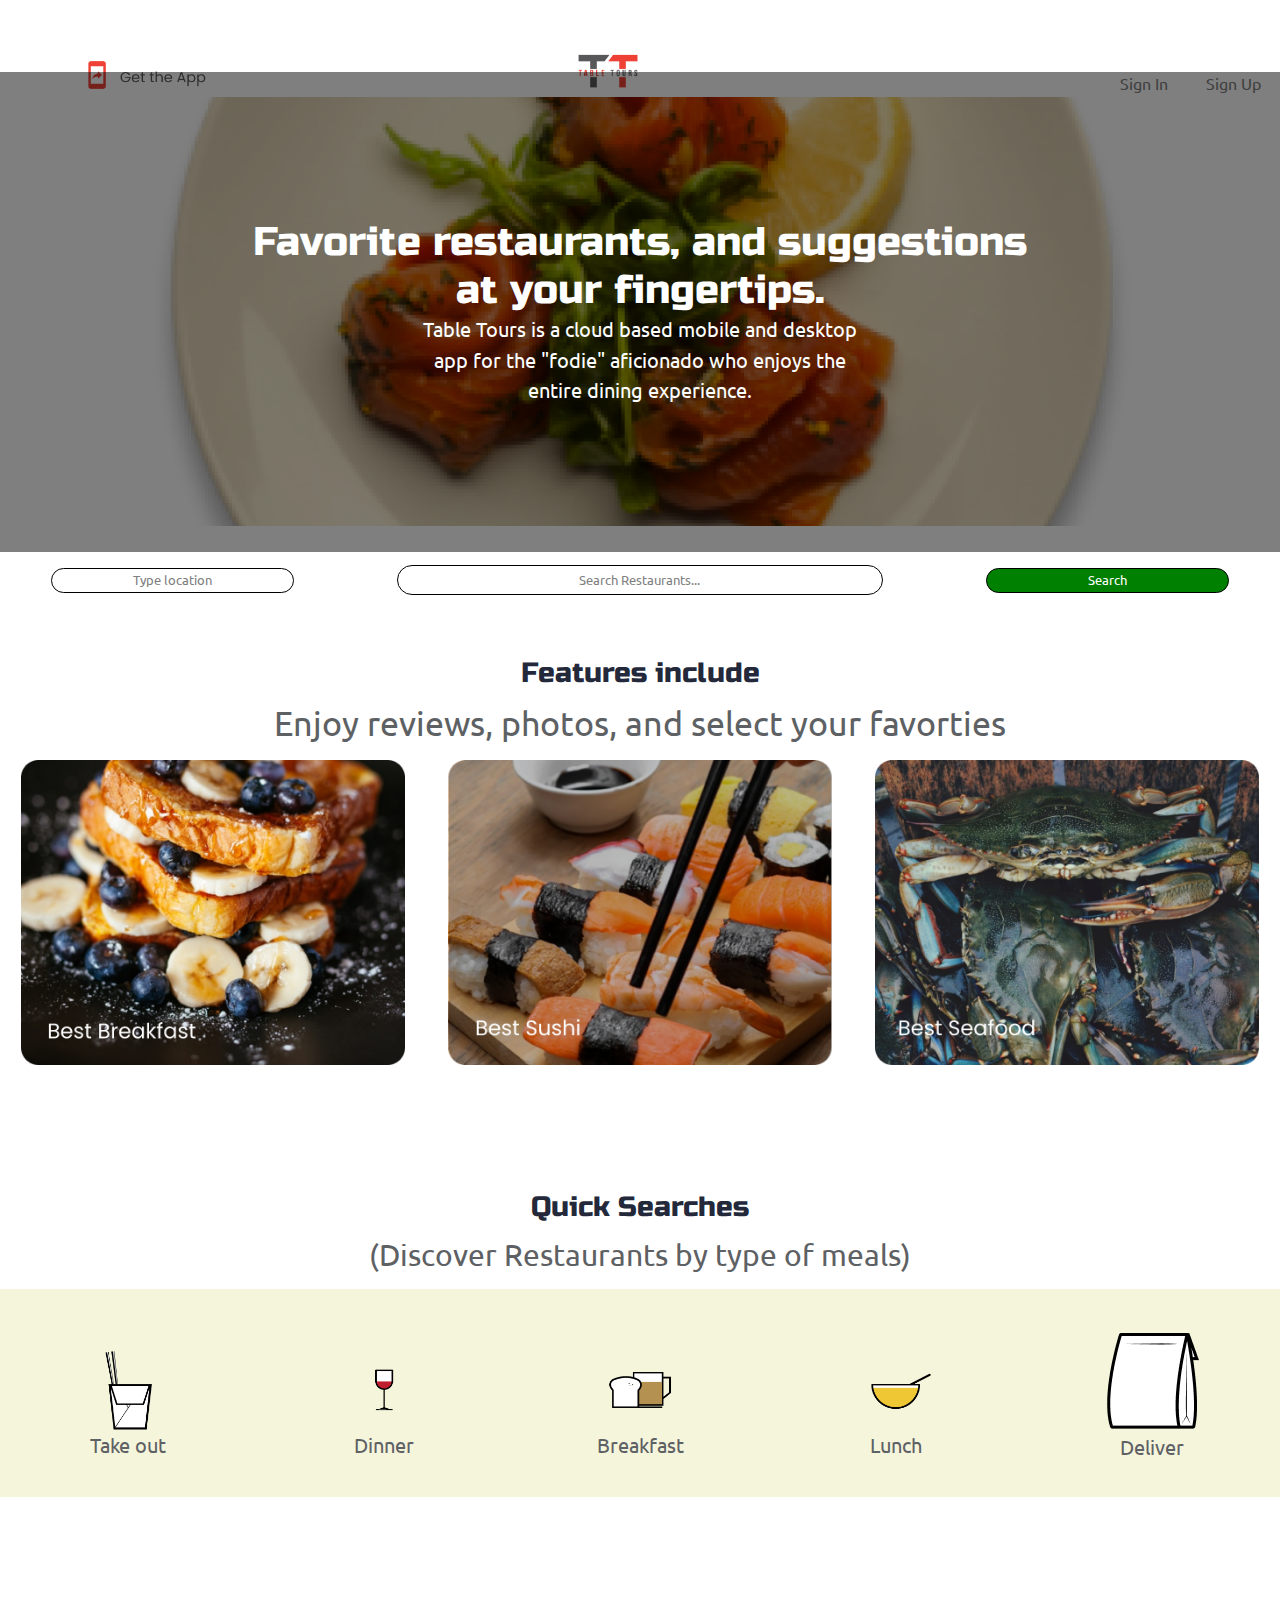
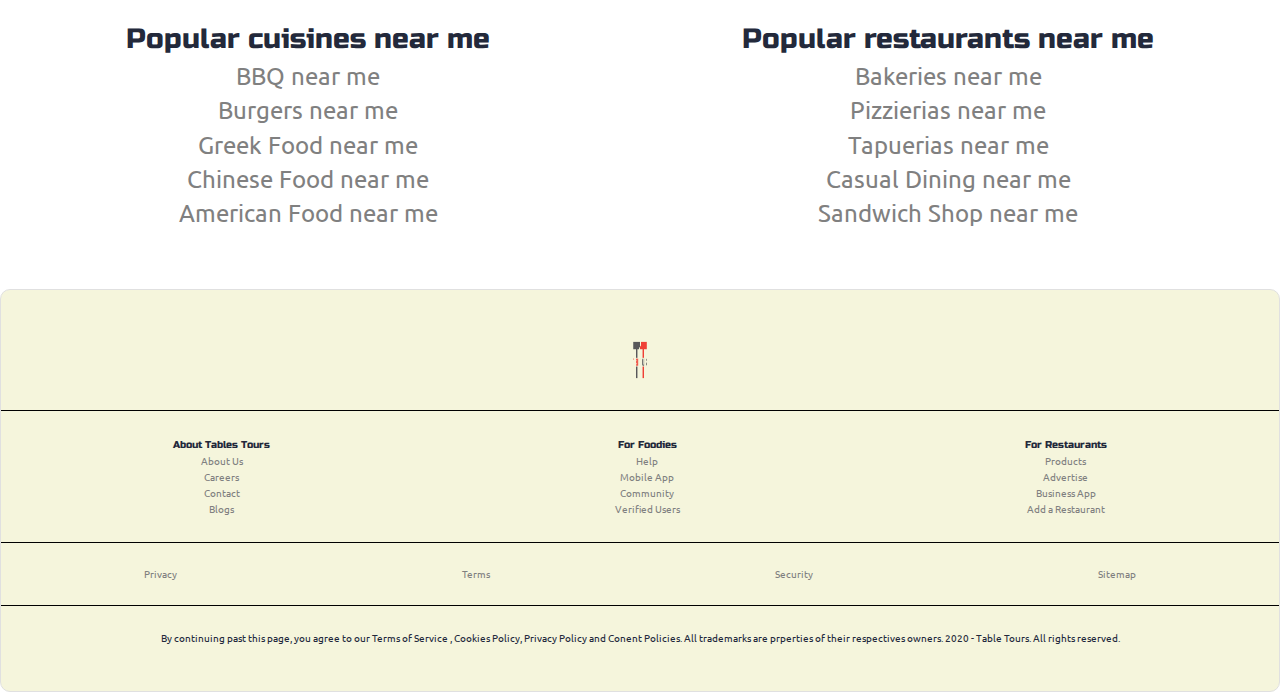
<file: index.html>
<!doctype html>

<html lang="en">
<head>
  <meta charset="utf-8">
  <meta name="viewport" content="width=device-width, initial-scale=1.0" />

  <title>Tables Tours</title>

  <link href="https://fonts.googleapis.com/css?family=Russo+One|Ubuntu" rel="stylesheet">
  <link href="css/index.css" rel="stylesheet">

  
</head>

<body>

 <!-- navigation code here -->
 <section class="navigations">
  <div class="getApp">
    <img href="#" src="images/Get_the_App.png" alt="download icon">
  </div>

<div class="logo">
  <a href="index.html"><img src="images/table_tours_logo.png" alt="TT logo"></a>
</div>
<nav>
  <a href="https://table-tours.netlify.com/login">Sign In</a>
  <a id="signup_mobile" href="https://table-tours.netlify.com/signup">Sign Up</a>
</nav>

</section>
<!-- Navigations End Here -->

  <div class="container home">

    <header class="intro">
      
      
        <img src="images/Background_Img.png" alt="jumbo">
      <div>
      <h1>Favorite restaurants, and suggestions</h1>
         <h1>at your fingertips.</h1>
    
      <p>Table Tours is a cloud based mobile and desktop</p>
       <p>app for the "fodie" aficionado who enjoys the</p>
        <p>entire dining experience.</p>
    </div>
    </header><!-- header ends here -->

    <section class="searchEngine">
    <div><p>Type location</p></div>
    <div id="searchMid"><p>Search Restaurants...</p></div>
    <div id="search"><p>Search</p></div>
    </section>
   <!-- searchEngine ends here -->

    <section class="featured">
     
      <h3>Features include</h3>
    
      <p>Enjoy reviews, photos, and select your favorties</p>
      <div class="ft_images">
      <img src="images/Best_Breakfast_Card.png" alt="best breakfast">
      <img src="images/Best_Sushi_Card.png" alt="best sushi">
      <img src="images/Best_Seafood_Card.png" alt="best seasfood">
    </div>
    </section>
    <!-- featured ends here -->

    <section class="quickSearches">
      
        <h3>Quick Searches</h3>

        <p>(Discover Restaurants by type of meals)</p>
      <div class="quick_images">
        <div class="mobile_deletes">
          <img src="images/tt_takeout_icon.png" alt="take out">
        <p>Take out</p> 
        </div> 
        <div>
          <img src="images/tt_dinner_icon.png" alt="Dinner">
        <p>Dinner</p> 
        </div> 
        <div>
          <img src="images/tt_breakfast_icon.png" alt="Breakfast">
        <p>Breakfast</p> 
        </div> 
        <div>
          <img src="images/tt_lunch_icon.png" alt="Lunch">
        <p>Lunch</p> 
        </div> 
        <div class="mobile_deletes">
          <img src="images/Delivery_Icon.png" alt="Deliver">
        <p id="delivery">Deliver</p> 
        </div> 
      </div>

    </section>
    <!-- Quick Searcher Ends here -->

    <section class="popular_items">
      <div>
        <h3>
Popular cuisines near me
        </h3>
        <a href="#">BBQ near me</a>
        <a href="#">Burgers near me</a>
        <a href="#">Greek Food near me</a>
        <a href="#">Chinese Food near me</a>
        <a href="#">American Food near me</a>
      </div>
      <div>
        <h3>
Popular restaurants near me
        </h3>
        <a href="#">Bakeries near me</a>
        <a href="#">Pizzierias near me</a>
        <a href="#">Tapuerias near me</a>
        <a href="#">Casual Dining near me</a>
        <a href="#">Sandwich Shop near me</a>
      </div>
    </section>
<!-- Popular Items Ends Here -->

    <footer>
      <div class="logo">
        <a class="bottomLogo" href="index.html"><img src="images/table_tours_logo.png" alt="TT logo"></a>
    </div>
    <div class="footer_info">
    <div>
      <h3>
      About Tables Tours  
      </h3>
      <a href="#">About Us</a>
      <a href="#">Careers</a>
      <a href="#">Contact</a>
      <a href="blogs.html">Blogs</a>
    </div>
    <div>
      <h3>
        For Foodies
      </h3>
      <a href="#">Help</a>
      <a href="#">Mobile App</a>
      <a href="#">Community</a>
      <a href="#">Verified Users</a>
    </div>
    <div>
      <h3>
      For Restaurants  
      </h3>
      <a href="#">Products</a>
      <a href="#">Advertise</a>
      <a href="#">Business App</a>
      <a href="#">Add a Restaurant</a>
    </div>
  </div>
  <div class="termsFooter">
    <a href="#">Privacy</a>
      <a href="#">Terms</a>
      <a href="#">Security</a>
      <a href="#">Sitemap</a>
  </div>
  <p>By continuing past this page, you agree to our Terms of Service
    , Cookies Policy, Privacy Policy and Conent Policies. All trademarks are prperties
    of their respectives owners. 2020 - Table Tours. All rights reserved.
  </p>
    </footer>

  </div>
</body>
</html>
</file>
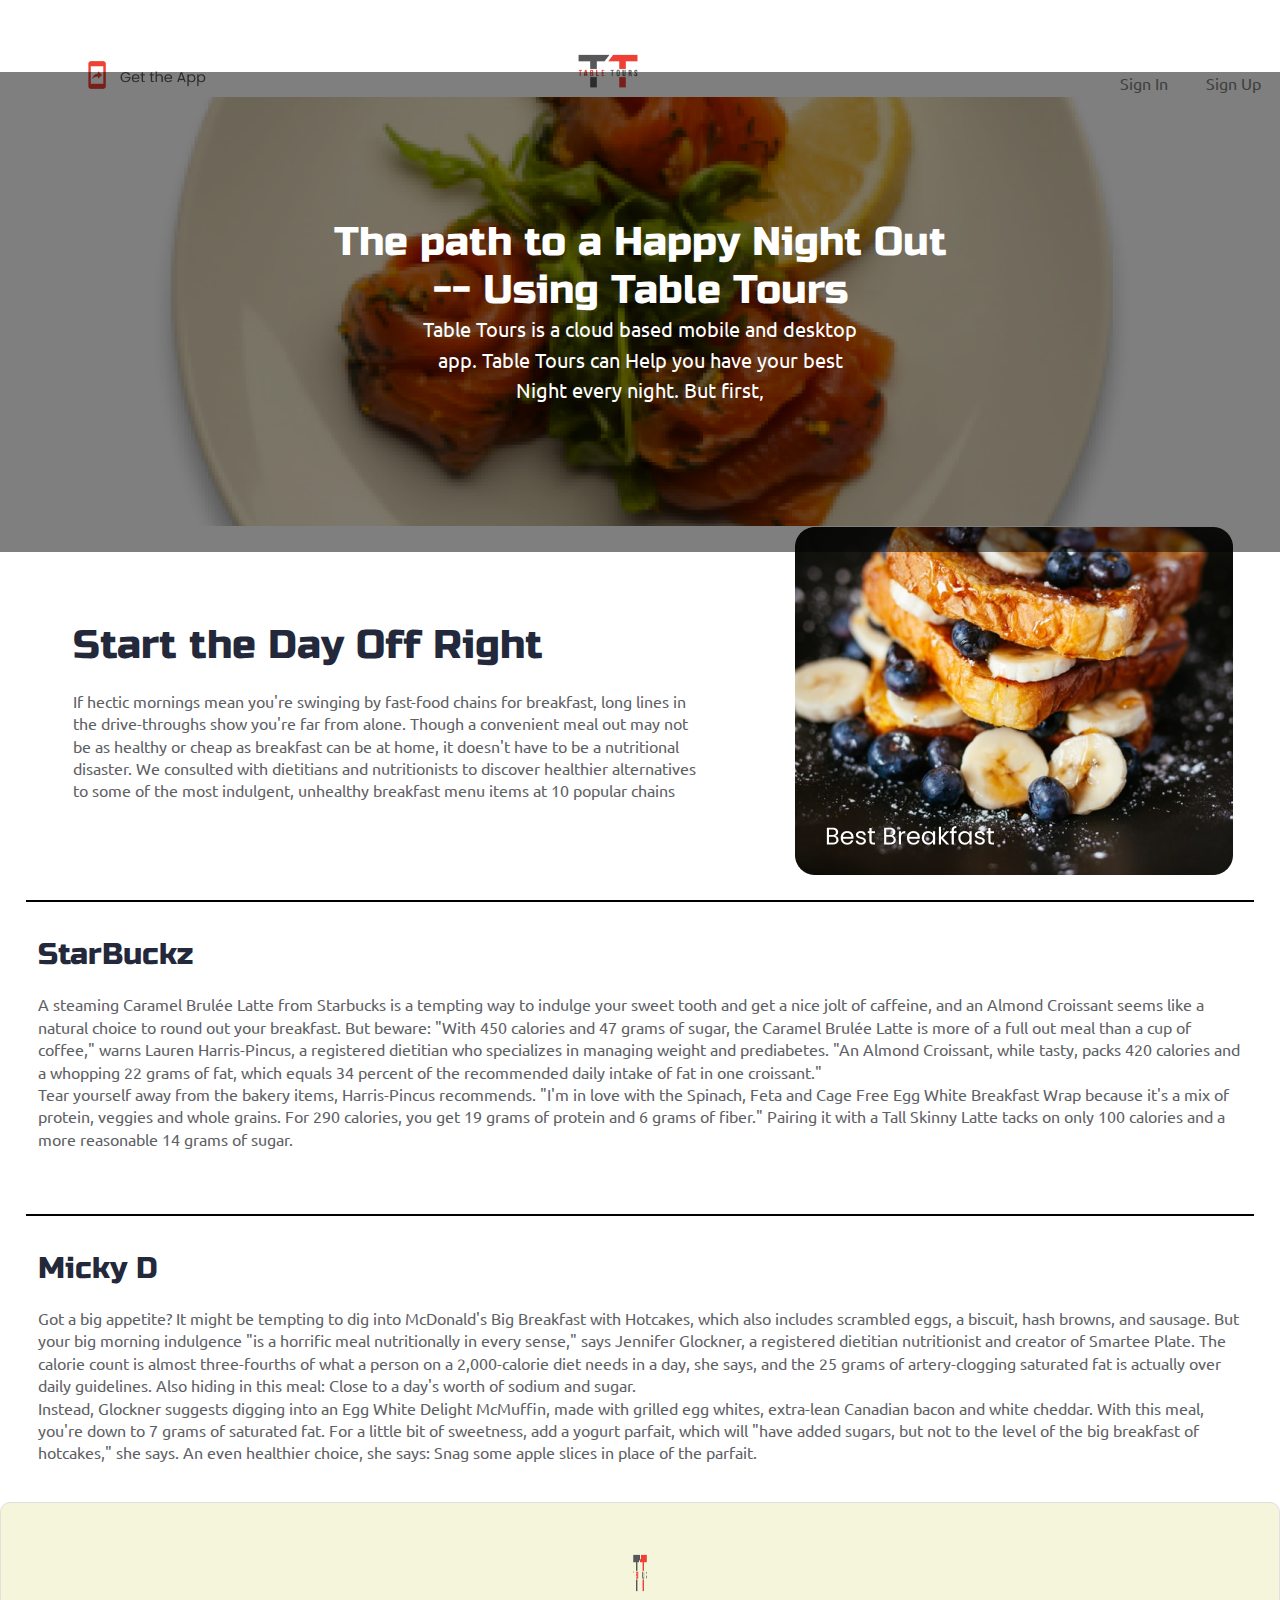
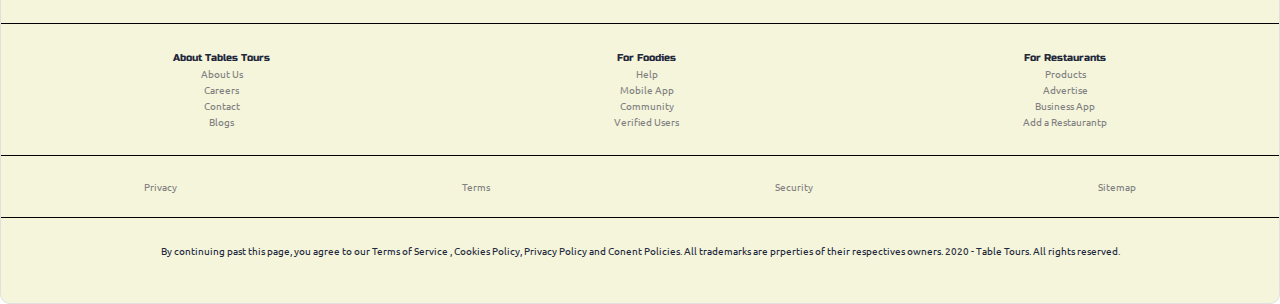
<file: blogs.html>
<!doctype html>

<html lang="en">
<head>
  <meta charset="utf-8">
  <meta name="viewport" content="width=device-width, initial-scale=1.0" />

  <title>Tables Tour - Blog</title>

  <link href="https://fonts.googleapis.com/css?family=Russo+One|Ubuntu" rel="stylesheet">
  <link href="css/index.css" rel="stylesheet">

  
</head>

<body>
 
    <section class="navigations">
        <div class="getApp">
          <img href="#" src="images/Get_the_App.png" alt="download icon">
        </div>
      
      <div class="logo">
        <a href="index.html"><img src="images/table_tours_logo.png" alt="TT logo"></a>
      </div>
      <nav>
        <a href="https://table-tours.netlify.com/login">Sign In</a>
        <a id="signup_mobile" href="https://table-tours.netlify.com/signup">Sign Up</a>
      </nav>
      
      </section>
      <!-- Navigations End Here -->
      
  <header class="intro">
      
      
    <img src="images/Background_Img.png" alt="jumbo">
  <div class="mobileHeaderContent">
  <h1>The path to a Happy Night Out</h1>
     <h1>-- Using Table Tours</h1>

  <p>Table Tours is a cloud based mobile and desktop</p>
   <p>app. Table Tours can Help you have your best</p>
    <p>Night every night. But first,</p>
</div>
</header><!-- header ends here -->

<section class="main_blog">
<div class="blog_1">
    <div>
    <h1>Start the Day Off Right</h1>
    <p>
        If hectic mornings mean you're swinging by fast-food chains for breakfast, long lines in the drive-throughs show you're far from alone. Though a convenient meal out may not be as healthy or cheap as breakfast can be at home, it doesn't have to be a nutritional disaster. We consulted with dietitians and nutritionists to discover healthier alternatives to some of the most indulgent, unhealthy breakfast menu items at 10 popular chains
    </p>
</div>
    <img src="images/Best_Breakfast_Card.png" alt="best breakfast">
</div>
<div class="blog_2">
<h2>StarBuckz</h2>

<p>A steaming Caramel Brulée Latte from Starbucks is a tempting way to indulge your sweet tooth and get a nice jolt of caffeine, and an Almond Croissant seems like a natural choice to round out your breakfast. But beware: "With 450 calories and 47 grams of sugar, the Caramel Brulée Latte is more of a full out meal than a cup of coffee," warns Lauren Harris-Pincus, a registered dietitian who specializes in managing weight and prediabetes. "An Almond Croissant, while tasty, packs 420 calories and a whopping 22 grams of fat, which equals 34 percent of the recommended daily intake of fat in one croissant."</p>
<p>Tear yourself away from the bakery items, Harris-Pincus recommends. "I'm in love with the Spinach, Feta and Cage Free Egg White Breakfast Wrap because it's a mix of protein, veggies and whole grains. For 290 calories, you get 19 grams of protein and 6 grams of fiber." Pairing it with a Tall Skinny Latte tacks on only 100 calories and a more reasonable 14 grams of sugar.
</p>
</div>
<div class="blog_2">
    <h2>Micky D</h2>
    <p>Got a big appetite? It might be tempting to dig into McDonald's Big Breakfast with Hotcakes, which also includes scrambled eggs, a biscuit, hash browns, and sausage. But your big morning indulgence "is a horrific meal nutritionally in every sense," says Jennifer Glockner, a registered dietitian nutritionist and creator of Smartee Plate. The calorie count is almost three-fourths of what a person on a 2,000-calorie diet needs in a day, she says, and the 25 grams of artery-clogging saturated fat is actually over daily guidelines. Also hiding in this meal: Close to a day's worth of sodium and sugar.
    </p>
    <p>Instead, Glockner suggests digging into an Egg White Delight McMuffin, made with grilled egg whites, extra-lean Canadian bacon and white cheddar. With this meal, you're down to 7 grams of saturated fat. For a little bit of sweetness, add a yogurt parfait, which will "have added sugars, but not to the level of the big breakfast of hotcakes," she says. An even healthier choice, she says: Snag some apple slices in place of the parfait.</p>
    </div>
</section> 
<!-- Main blog ends here -->





<footer>
    <div class="logo">
        <a class="bottomLogo" href="index.html"><img src="images/table_tours_logo.png" alt="TT logo"></a>
  </div>
  <div class="footer_info">
  <div>
    <h3>
    About Tables Tours  
    </h3>
    <a href="#">About Us</a>
    <a href="#">Careers</a>
    <a href="#">Contact</a>
    <a href="blogs.html">Blogs</a>
  </div>
  <div>
    <h3>
      For Foodies
    </h3>
    <a href="#">Help</a>
    <a href="#">Mobile App</a>
    <a href="#">Community</a>
    <a href="#">Verified Users</a>
  </div>
  <div>
    <h3>
    For Restaurants  
    </h3>
    <a href="#">Products</a>
    <a href="#">Advertise</a>
    <a href="#">Business App</a>
    <a href="#">Add a Restaurantp</a>
  </div>
</div>
<div class="termsFooter">
  <a href="#">Privacy</a>
    <a href="#">Terms</a>
    <a href="#">Security</a>
    <a href="#">Sitemap</a>
</div>
<p>By continuing past this page, you agree to our Terms of Service
  , Cookies Policy, Privacy Policy and Conent Policies. All trademarks are prperties
  of their respectives owners. 2020 - Table Tours. All rights reserved.
</p>
  </footer>

</div>
</body>
</html>
</file>
<file: css/index.css>
/* http://meyerweb.com/eric/tools/css/reset/ 
   v2.0 | 20110126
   License: none (public domain)
*/
html,
body,
div,
span,
applet,
object,
iframe,
h1,
h2,
h3,
h4,
h5,
h6,
p,
blockquote,
pre,
a,
abbr,
acronym,
address,
big,
cite,
code,
del,
dfn,
em,
img,
ins,
kbd,
q,
s,
samp,
small,
strike,
strong,
sub,
sup,
tt,
var,
b,
u,
i,
center,
dl,
dt,
dd,
ol,
ul,
li,
fieldset,
form,
label,
legend,
table,
caption,
tbody,
tfoot,
thead,
tr,
th,
td,
article,
aside,
canvas,
details,
embed,
figure,
figcaption,
footer,
header,
hgroup,
menu,
nav,
output,
ruby,
section,
summary,
time,
mark,
audio,
video {
  margin: 0;
  padding: 0;
  border: 0;
  font-size: 100%;
  font: inherit;
  vertical-align: baseline;
}
/* HTML5 display-role reset for older browsers */
article,
aside,
details,
figcaption,
figure,
footer,
header,
hgroup,
menu,
nav,
section {
  display: block;
}
body {
  line-height: 1;
}
ol,
ul {
  list-style: none;
}
blockquote,
q {
  quotes: none;
}
blockquote:before,
blockquote:after,
q:before,
q:after {
  content: '';
  content: none;
}
table {
  border-collapse: collapse;
  border-spacing: 0;
}
* {
  box-sizing: border-box;
}
html {
  font-size: 62.5%;
}
html,
body {
  font-family: 'Ubuntu', sans-serif;
  color: #5E6164;
}
h1,
h2,
h3,
h4,
h5 {
  font-family: 'Russo One', sans-serif;
  color: #23293B;
}
h2 {
  font-size: 3.2rem;
}
h3 {
  font-size: 2.8rem;
}
p {
  font-size: 1.6rem;
  line-height: 1.4;
}
.container {
  width: 100%;
}
.navigations {
  width: 100%;
  display: flex;
  justify-content: space-between;
  align-items: baseline;
  margin-bottom: 0.5%;
}
.navigations .getApp {
  display: flex;
  justify-content: end;
  align-items: center;
}
.navigations .getApp a {
  text-decoration: none;
  color: grey;
  font-size: 1.4rem;
}
.navigations .getApp img {
  width: 60%;
}
.navigations .logo a {
  display: flex;
  justify-content: center;
  align-items: center;
}
.navigations .logo {
  transform: translate(-50%, 29%);
  display: flex;
  justify-content: center;
  align-items: baseline;
}
@media (max-width: 800px) {
  .navigations .logo {
    transform: translate(-25%, 29%);
  }
}
@media (max-width: 500px) {
  .navigations .logo {
    transform: translate(-100%, 33%);
  }
}
.navigations .logo img {
  height: 90px;
}
@media (max-width: 500px) {
  .navigations .logo img {
    height: 60px;
  }
}
.navigations nav {
  display: flex;
  justify-content: space-around;
  align-items: baseline;
  width: 14%;
}
@media (max-width: 800px) {
  .navigations nav {
    width: 20%;
  }
}
.navigations nav a {
  text-decoration: none;
  color: grey;
  font-size: 1.6rem;
}
@media (max-width: 500px) {
  .navigations nav a {
    text-decoration: none;
    color: green;
    font-size: 2rem;
  }
}
@media (max-width: 500px) {
  .navigations nav #signup_mobile {
    display: none;
  }
}
footer {
  color: #22283B;
  background: #f4f4f4;
  padding: 20px 0;
  border: 1px double #e0e0e0;
  border-radius: 10px;
  display: flex;
  justify-content: center;
  align-items: center;
}
@media (max-width: 500px) {
  .container h3 {
    font-size: 1.8rem;
  }
}
header {
  width: 100%;
  position: relative;
}
header img {
  width: 100%;
  height: fit-content;
}
header div {
  position: absolute;
  top: 50%;
  left: 50%;
  transform: translate(-50%, -50%);
  display: flex;
  justify-content: center;
  align-items: center;
  flex-direction: column;
  background: rgba(0, 0, 0, 0) linear-gradient(to bottom, rgba(0, 0, 0, 0.5) 0px, rgba(0, 0, 0, 0.5) 65%) repeat 0 0;
  width: 100%;
  height: 480px;
}
header div h1 {
  text-decoration: none;
  color: white;
  font-size: 4rem;
  margin: 0.3% auto;
}
@media (max-width: 500px) {
  header div h1 {
    font-size: 2rem;
  }
}
header div p {
  text-decoration: none;
  color: white;
  font-size: 2rem;
  margin: 0.1% auto;
}
.searchEngine {
  display: flex;
  justify-content: space-around;
  align-items: center;
}
.searchEngine div {
  border: 1px solid black;
  border-radius: 20px;
  color: grey;
  width: 19%;
  margin: 3% auto;
  display: flex;
  justify-content: center;
  align-items: center;
}
.searchEngine div p {
  font-size: 1.3rem;
  padding: 1%;
}
.searchEngine #search {
  background: green;
  color: white;
}
.searchEngine #searchMid {
  width: 38%;
}
.featured {
  display: flex;
  justify-content: center;
  align-items: center;
  flex-direction: column;
  margin: 2% auto;
}
.featured p {
  margin: 1% auto;
  font-size: 3.4rem;
}
@media (max-width: 500px) {
  .featured p {
    font-size: 1.4rem;
  }
}
.featured div {
  display: flex;
  justify-content: space-around;
  align-items: center;
}
.featured div img {
  width: 30%;
}
.quickSearches {
  display: flex;
  justify-content: center;
  align-items: center;
  flex-direction: column;
  margin: 10% auto;
}
.quickSearches p {
  margin: 1% auto;
  font-size: 3rem;
}
@media (max-width: 500px) {
  .quickSearches p {
    font-size: 2rem;
  }
}
.quickSearches .quick_images {
  background-color: beige;
  width: 100%;
  display: flex;
  justify-content: space-around;
  align-items: center;
  padding-top: 2%;
}
@media (max-width: 500px) {
  .quickSearches .quick_images .mobile_deletes {
    display: none;
  }
}
.quickSearches .quick_images div {
  width: 19%;
  display: flex;
  justify-content: center;
  align-items: center;
  flex-direction: column;
}
.quickSearches .quick_images div p {
  transform: translate(0%, -130%);
  font-size: 2rem;
}
.quickSearches .quick_images div #delivery {
  transform: translate(0%, -55%);
}
.quickSearches .quick_images div img {
  max-height: 150px;
}
.popular_items {
  display: flex;
  justify-content: space-around;
  align-items: center;
  margin-bottom: 5%;
}
.popular_items div {
  display: flex;
  justify-content: space-between;
  align-items: center;
  flex-direction: column;
  height: 200px;
}
@media (max-width: 800px) {
  .popular_items div h3 {
    font-size: 1.8rem;
  }
}
@media (max-width: 500px) {
  .popular_items div h3 {
    font-size: 1.5rem;
  }
}
.popular_items a {
  text-decoration: none;
  color: grey;
  font-size: 2.4rem;
}
@media (max-width: 800px) {
  .popular_items a {
    font-size: 2rem;
  }
}
@media (max-width: 500px) {
  .popular_items a {
    font-size: 1.8rem;
  }
}
footer {
  background-color: beige;
  display: flex;
  justify-content: center;
  align-items: center;
  flex-direction: column;
}
footer .logo {
  display: flex;
  justify-content: center;
  align-items: center;
}
footer .logo img {
  width: 20%;
  height: 100px;
}
footer .logo a {
  display: flex;
  justify-content: center;
  align-items: center;
}
footer .footer_info {
  display: flex;
  justify-content: space-around;
  align-items: center;
  width: 100%;
  border-bottom: 1px solid black;
  border-top: 1px solid black;
  padding: 2% 0%;
}
footer .footer_info div {
  display: flex;
  justify-content: space-around;
  align-items: center;
  flex-direction: column;
  height: 80px;
}
footer .footer_info div h3 {
  font-size: 1rem;
}
footer .footer_info div a {
  text-decoration: none;
  color: grey;
  font-size: 1rem;
}
footer .termsFooter {
  display: flex;
  justify-content: space-around;
  align-items: baseline;
  width: 100%;
  padding: 2% 0%;
  border-bottom: black 1px solid;
}
footer .termsFooter a {
  text-decoration: none;
  color: grey;
  font-size: 1rem;
}
footer p {
  font-size: 1rem;
  padding: 2%;
}
@media (max-width: 800px) {
  footer p {
    font-size: 0.7rem;
  }
}
@media (max-width: 500px) {
  footer p {
    font-size: 1rem;
  }
}
@media (max-width: 500px) {
  .mobileHeaderContent h1 {
    font-size: 3rem;
  }
}
.main_blog {
  display: flex;
  justify-content: center;
  align-items: center;
  flex-direction: column;
}
.main_blog .blog_1 {
  display: flex;
  justify-content: space-around;
  align-items: center;
  margin-left: 2%;
}
@media (max-width: 800px) {
  .main_blog .blog_1 {
    flex-direction: column;
  }
}
.main_blog .blog_1 div {
  width: 50%;
}
@media (max-width: 800px) {
  .main_blog .blog_1 div {
    width: 100%;
  }
}
.main_blog .blog_1 h1 {
  font-size: 4rem;
  margin: 4% 0%;
}
@media (max-width: 800px) {
  .main_blog .blog_1 img {
    width: 100%;
    height: 400px;
  }
}
.main_blog .blog_2 {
  margin: 2% 2%;
  border-top: 2px black double;
  padding: 1%;
}
.main_blog .blog_2 h2 {
  font-size: 3rem;
  margin: 2% 0%;
}
</file>
